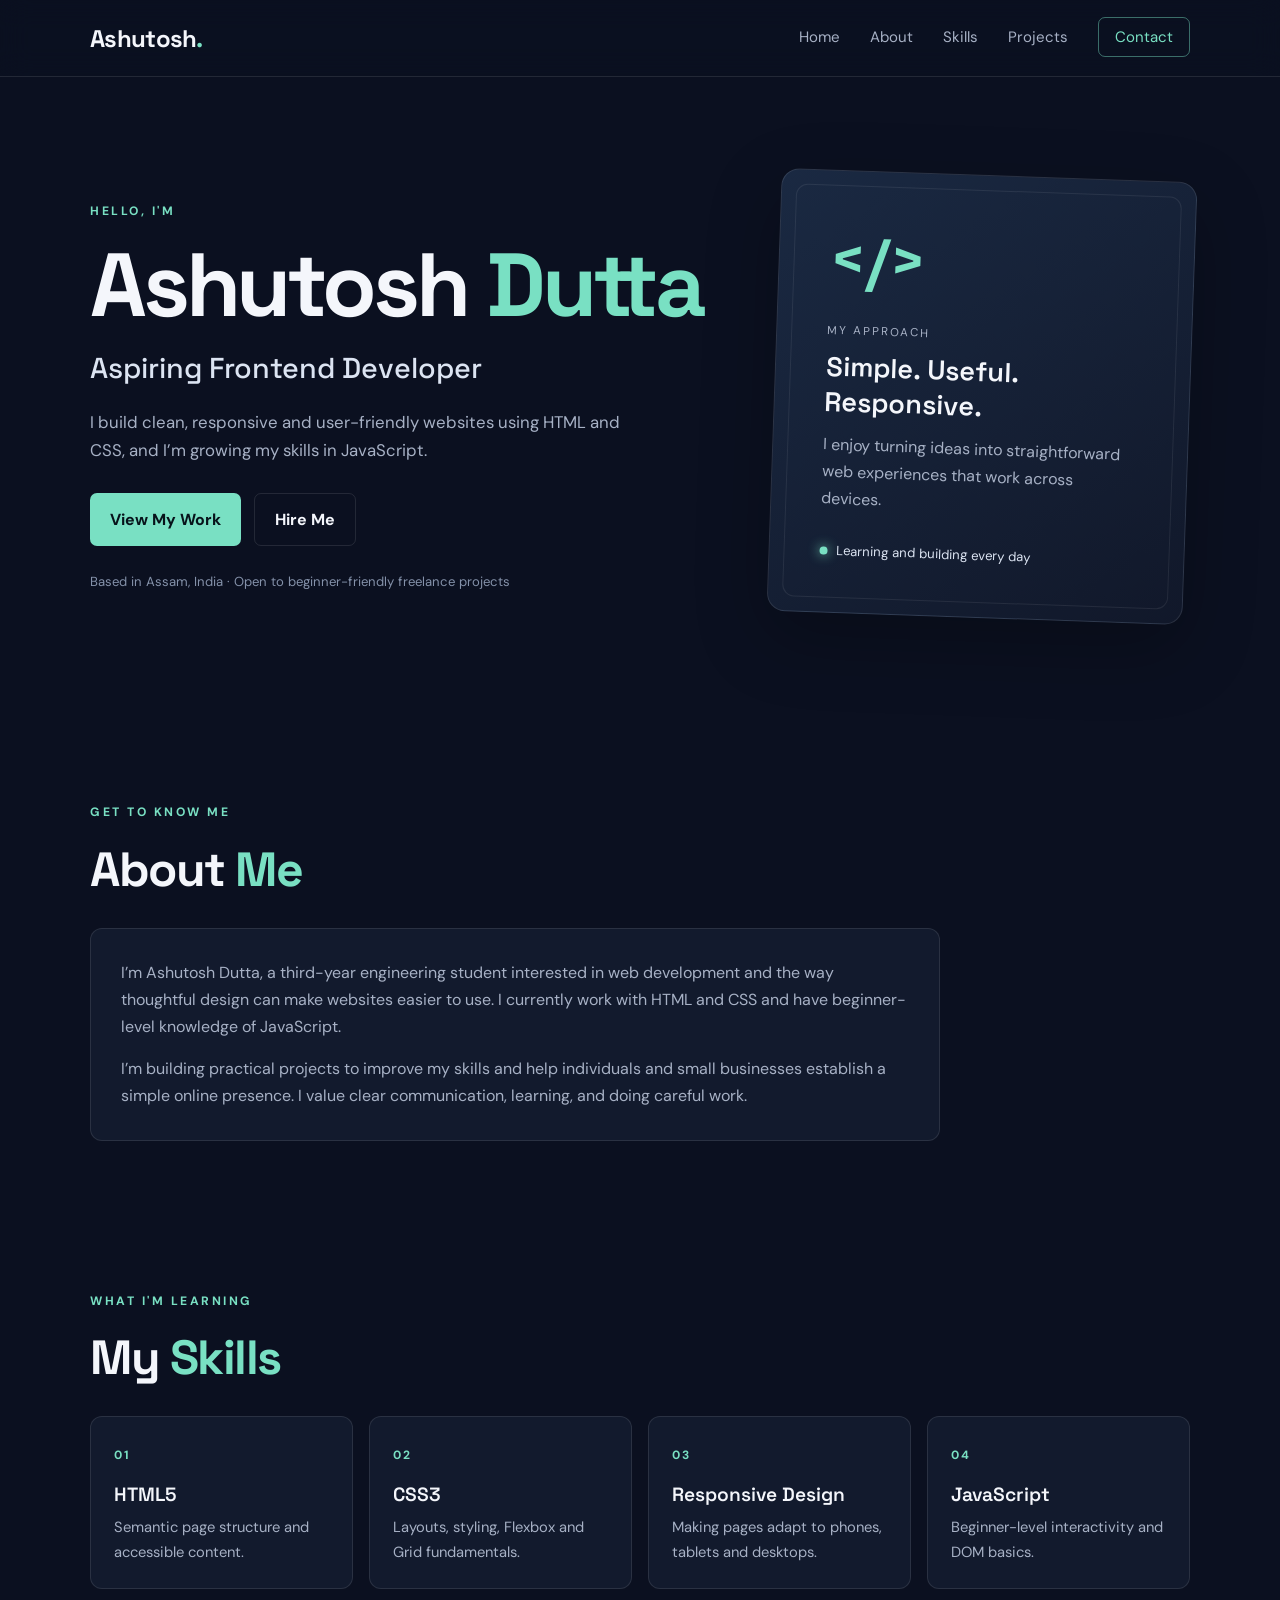
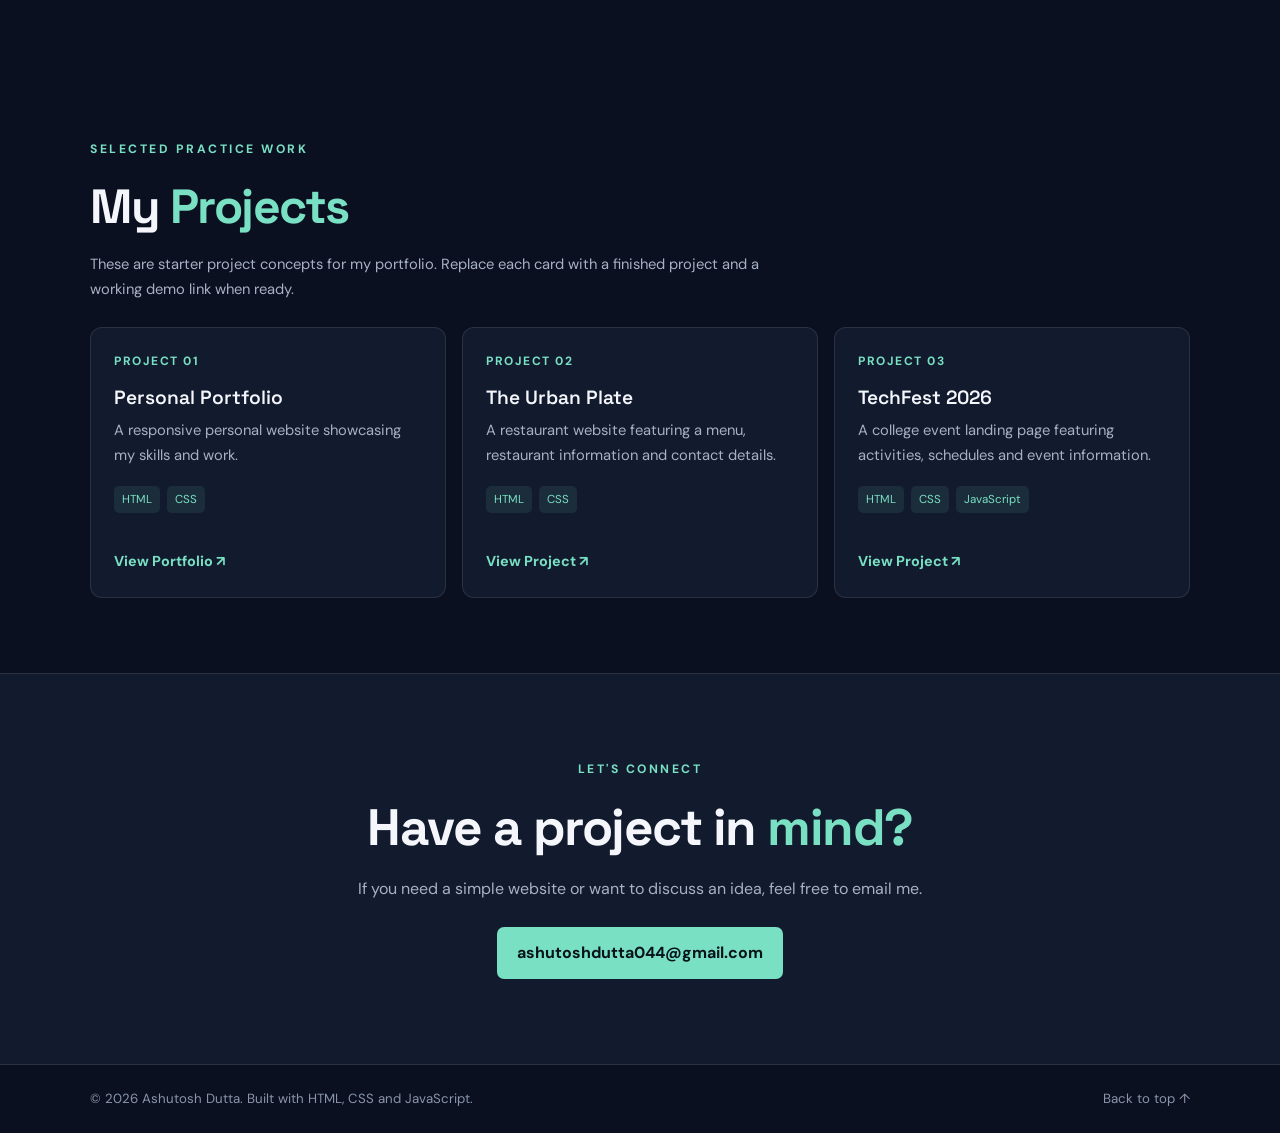
<file: ashutosh-portfolio/index.html>
<!DOCTYPE html>
<html lang="en">
<head>
  <meta charset="UTF-8">
  <meta name="viewport" content="width=device-width, initial-scale=1.0">
  <meta name="description" content="Ashutosh Dutta — aspiring frontend developer building clean, responsive websites.">
  <title>Ashutosh Dutta | Frontend Developer</title>
  <link rel="stylesheet" href="style.css">
  <script src="script.js" defer></script>
</head>
<body>
  <header class="site-header">
    <nav class="navbar container" aria-label="Main navigation">
      <a class="logo" href="#home">Ashutosh<span>.</span></a>
      <button class="menu-toggle" id="menu-toggle" aria-label="Open navigation" aria-expanded="false">☰</button>
      <ul class="nav-links" id="nav-links">
        <li><a href="#home">Home</a></li>
        <li><a href="#about">About</a></li>
        <li><a href="#skills">Skills</a></li>
        <li><a href="#projects">Projects</a></li>
        <li><a class="nav-contact" href="#contact">Contact</a></li>
      </ul>
    </nav>
  </header>

  <main>
    <section class="hero container" id="home">
      <div class="hero-content">
        <p class="eyebrow">HELLO, I'M</p>
        <h1>Ashutosh <span>Dutta</span></h1>
        <h2>Aspiring Frontend Developer</h2>
        <p class="hero-description">
          I build clean, responsive and user-friendly websites using HTML and CSS,
          and I’m growing my skills in JavaScript.
        </p>
        <div class="hero-actions">
          <a class="button primary-button" href="#projects">View My Work</a>
          <a class="button secondary-button" href="mailto:ashutoshdutta044@gmail.com">Hire Me</a>
        </div>
        <p class="hero-location">Based in Assam, India · Open to beginner-friendly freelance projects</p>
      </div>
      <div class="hero-card" aria-label="Developer introduction">
        <div class="hero-card-inner">
          <span class="code-mark">&lt;/&gt;</span>
          <p class="card-kicker">MY APPROACH</p>
          <h3>Simple. Useful. Responsive.</h3>
          <p>I enjoy turning ideas into straightforward web experiences that work across devices.</p>
          <div class="availability"><span></span> Learning and building every day</div>
        </div>
      </div>
    </section>

    <section class="section container" id="about">
      <p class="eyebrow">GET TO KNOW ME</p>
      <h2 class="section-title">About <span>Me</span></h2>
      <div class="about-panel">
        <p>
          I’m Ashutosh Dutta, a third-year engineering student interested in
          web development and the way thoughtful design can make websites easier
          to use. I currently work with HTML and CSS and have beginner-level
          knowledge of JavaScript.
        </p>
        <p>
          I’m building practical projects to improve my skills and help
          individuals and small businesses establish a simple online presence.
          I value clear communication, learning, and doing careful work.
        </p>
      </div>
    </section>

    <section class="section container" id="skills">
      <p class="eyebrow">WHAT I'M LEARNING</p>
      <h2 class="section-title">My <span>Skills</span></h2>
      <div class="skills-grid">
        <article class="skill-card"><span>01</span><h3>HTML5</h3><p>Semantic page structure and accessible content.</p></article>
        <article class="skill-card"><span>02</span><h3>CSS3</h3><p>Layouts, styling, Flexbox and Grid fundamentals.</p></article>
        <article class="skill-card"><span>03</span><h3>Responsive Design</h3><p>Making pages adapt to phones, tablets and desktops.</p></article>
        <article class="skill-card"><span>04</span><h3>JavaScript</h3><p>Beginner-level interactivity and DOM basics.</p></article>
      </div>
    </section>

    <section class="section container" id="projects">
      <p class="eyebrow">SELECTED PRACTICE WORK</p>
      <h2 class="section-title">My <span>Projects</span></h2>
      <p class="section-intro">These are starter project concepts for my portfolio. Replace each card with a finished project and a working demo link when ready.</p>
      
<div class="projects-grid">

  <article class="project-card">
    <div class="project-number">PROJECT 01</div>
    <h3>Personal Portfolio</h3>
    <p>A responsive personal website showcasing my skills and work.</p>
    <div class="project-tags">
      <span>HTML</span><span>CSS</span>
    </div>
    <a href="#home" class="project-link">View Portfolio ↗</a>
  </article>

  <article class="project-card">
    <div class="project-number">PROJECT 02</div>
    <h3>The Urban Plate</h3>
    <p>A restaurant website featuring a menu, restaurant information and contact details.</p>
    <div class="project-tags">
      <span>HTML</span><span>CSS</span>
    </div>
   <a href="ashutosh-portfolio/restaurant-website/index.html"
   class="project-link" target="_blank">View Project ↗</a>

  </article>

  <article class="project-card">
    <div class="project-number">PROJECT 03</div>
    <h3>TechFest 2026</h3>
    <p>A college event landing page featuring activities, schedules and event information.</p>
    <div class="project-tags">
      <span>HTML</span><span>CSS</span><span>JavaScript</span>
    </div>
   <a href="ashutosh-portfolio/event-landing-page/index.html"
   class="project-link" target="_blank">View Project ↗</a>
  </article>

</div>

    </section>

    <section class="contact-section" id="contact">
      <div class="container contact-content">
        <p class="eyebrow">LET'S CONNECT</p>
        <h2>Have a project in <span>mind?</span></h2>
        <p>If you need a simple website or want to discuss an idea, feel free to email me.</p>
        <a class="button primary-button" href="mailto:ashutoshdutta044@gmail.com">ashutoshdutta044@gmail.com</a>
      </div>
    </section>
  </main>

  <footer class="footer">
    <div class="container footer-content">
      <p>© <span id="year"></span> Ashutosh Dutta. Built with HTML, CSS and JavaScript.</p>
      <a href="#home">Back to top ↑</a>
    </div>
  </footer>
</body>
</html>
</file>
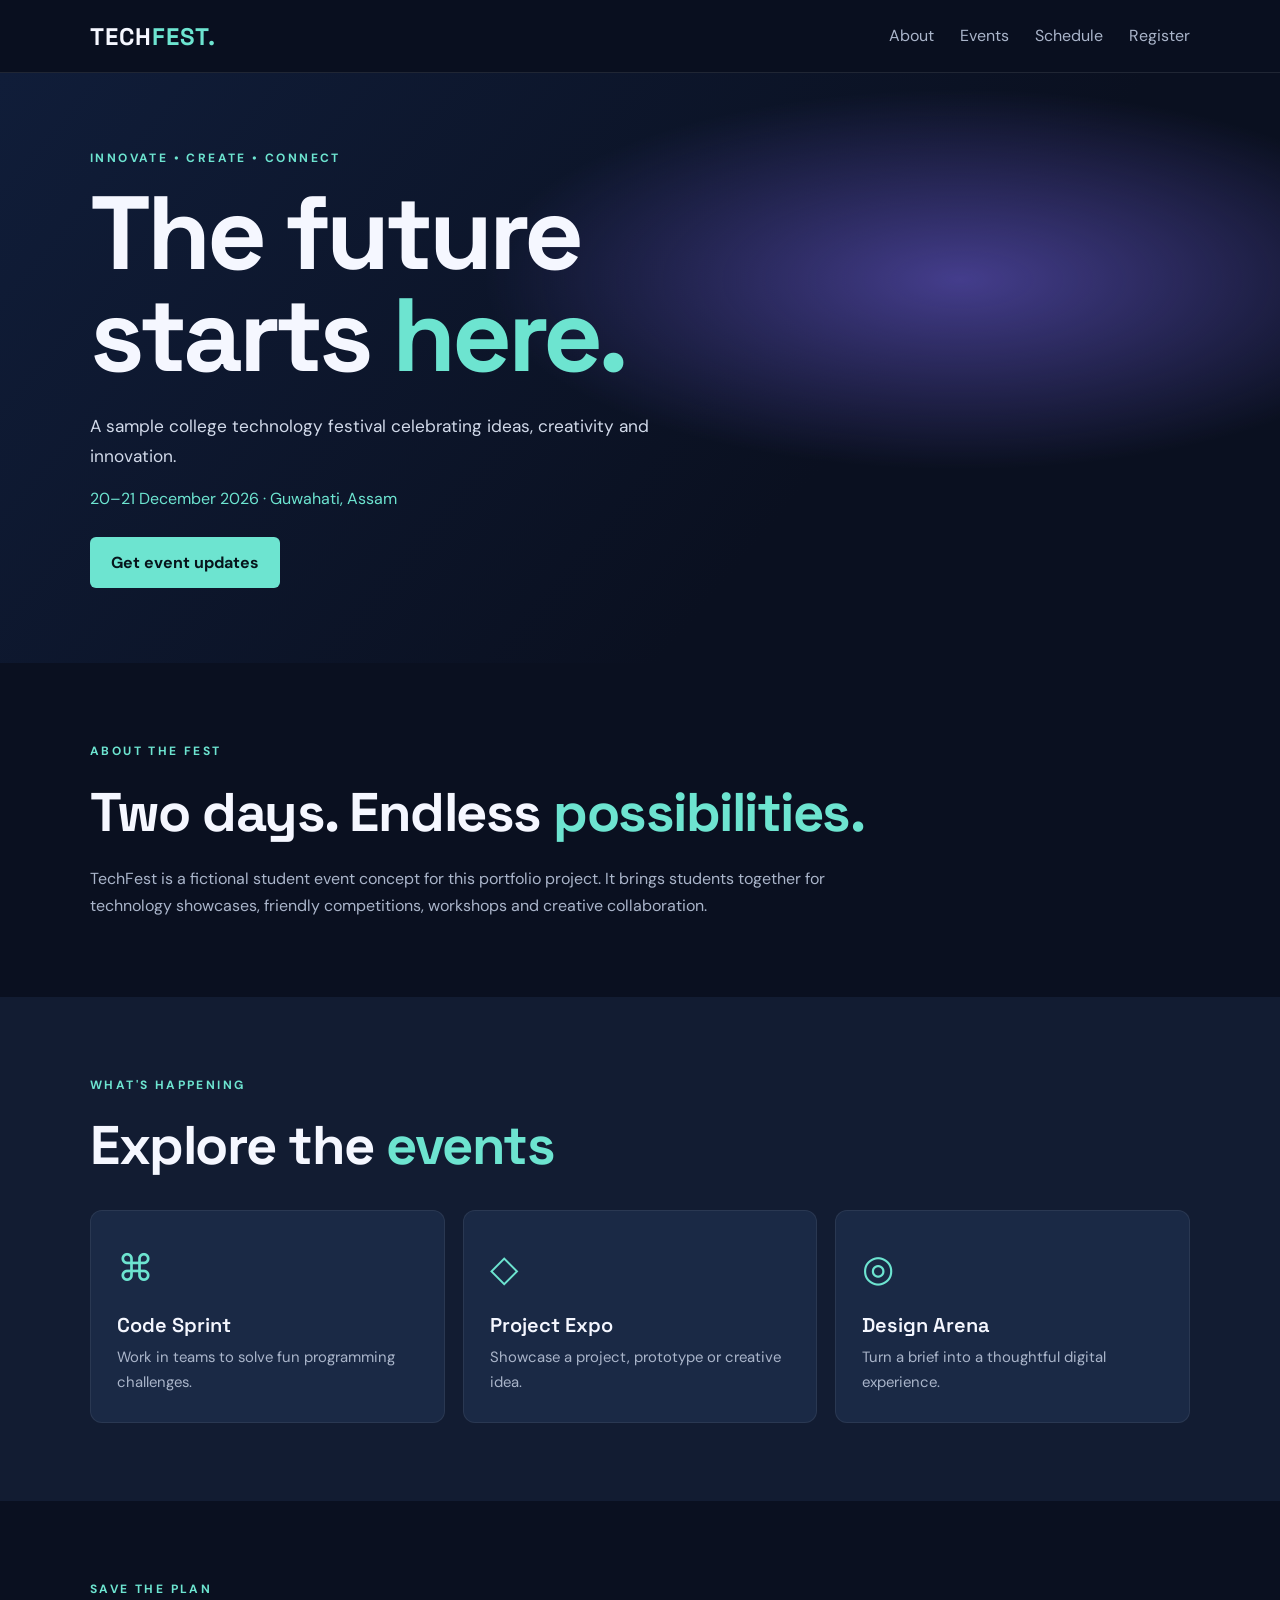
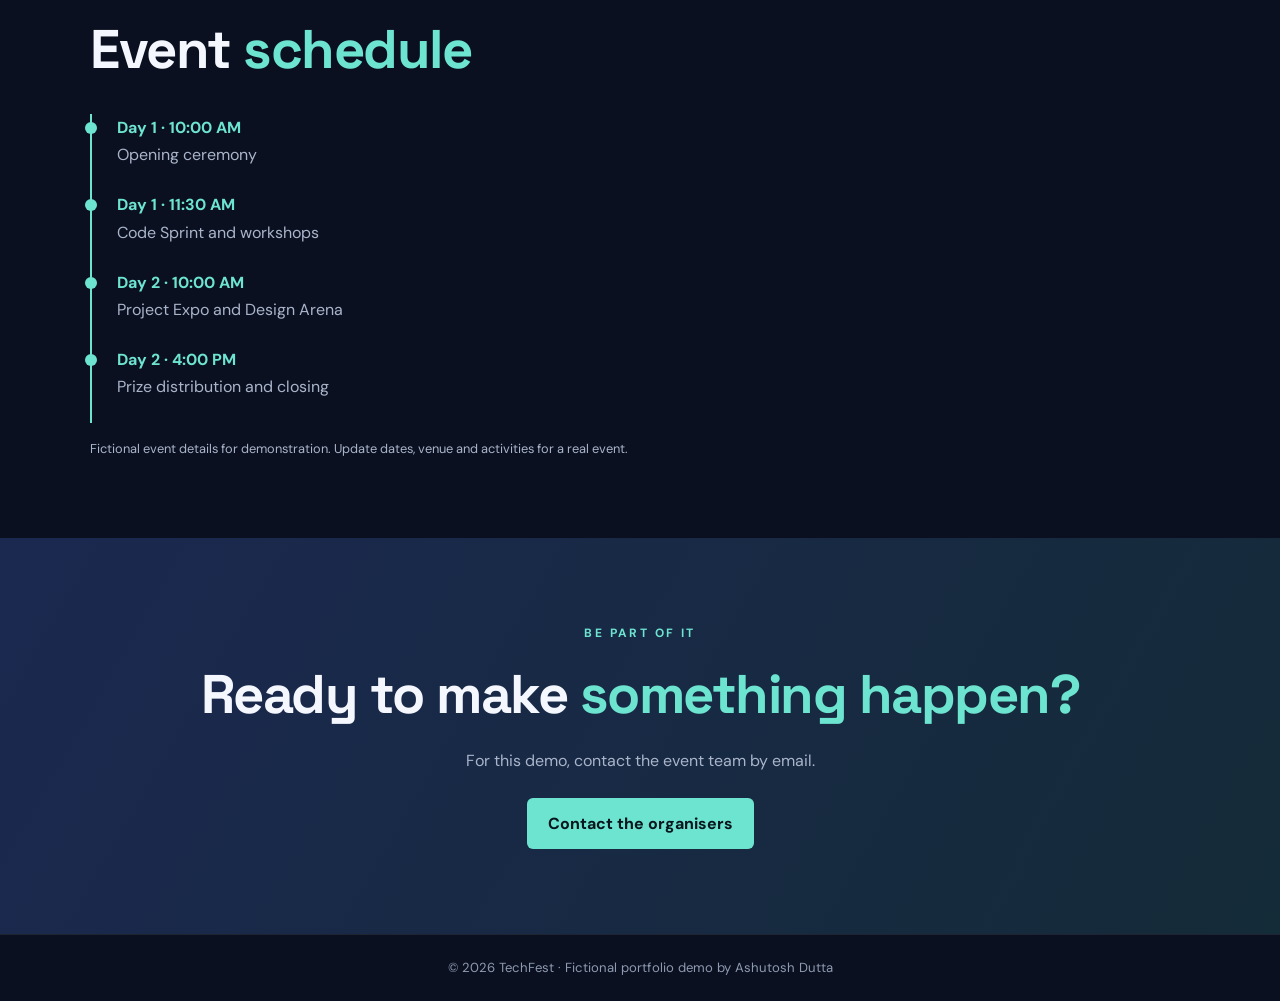
<file: ashutosh-portfolio/event-landing-page/index.html>
<!DOCTYPE html>
<html lang="en">
<head>
  <meta charset="UTF-8">
  <meta name="viewport" content="width=device-width, initial-scale=1.0">
  <title>TechFest 2026 | College Technology Fest</title>
  <link rel="stylesheet" href="style.css">
  <script src="script.js" defer></script>
</head>
<body>
  <header class="header">
    <nav class="nav wrap">
      <a class="brand" href="#home">TECH<span>FEST.</span></a>
      <button id="menu-toggle" aria-label="Toggle navigation" aria-expanded="false">☰</button>
      <ul id="nav-links"><li><a href="#about">About</a></li><li><a href="#events">Events</a></li><li><a href="#schedule">Schedule</a></li><li><a href="#register">Register</a></li></ul>
    </nav>
  </header>
  <main>
    <section class="hero" id="home">
      <div class="wrap hero-inner">
        <p class="eyebrow">INNOVATE • CREATE • CONNECT</p>
        <h1>The future<br>starts <span>here.</span></h1>
        <p class="lead">A sample college technology festival celebrating ideas, creativity and innovation.</p>
        <p class="date">20–21 December 2026 · Guwahati, Assam</p>
        <a class="btn" href="#register">Get event updates</a>
      </div>
    </section>
    <section class="section wrap" id="about">
      <p class="eyebrow">ABOUT THE FEST</p><h2>Two days. Endless <span>possibilities.</span></h2>
      <p class="intro">TechFest is a fictional student event concept for this portfolio project. It brings students together for technology showcases, friendly competitions, workshops and creative collaboration.</p>
    </section>
    <section class="section events" id="events">
      <div class="wrap"><p class="eyebrow">WHAT'S HAPPENING</p><h2>Explore the <span>events</span></h2>
        <div class="event-grid">
          <article><div class="symbol">⌘</div><h3>Code Sprint</h3><p>Work in teams to solve fun programming challenges.</p></article>
          <article><div class="symbol">◇</div><h3>Project Expo</h3><p>Showcase a project, prototype or creative idea.</p></article>
          <article><div class="symbol">◎</div><h3>Design Arena</h3><p>Turn a brief into a thoughtful digital experience.</p></article>
        </div>
      </div>
    </section>
    <section class="section wrap" id="schedule">
      <p class="eyebrow">SAVE THE PLAN</p><h2>Event <span>schedule</span></h2>
      <div class="schedule">
        <div><strong>Day 1 · 10:00 AM</strong><span>Opening ceremony</span></div>
        <div><strong>Day 1 · 11:30 AM</strong><span>Code Sprint and workshops</span></div>
        <div><strong>Day 2 · 10:00 AM</strong><span>Project Expo and Design Arena</span></div>
        <div><strong>Day 2 · 4:00 PM</strong><span>Prize distribution and closing</span></div>
      </div>
      <p class="note">Fictional event details for demonstration. Update dates, venue and activities for a real event.</p>
    </section>
    <section class="register" id="register"><div class="wrap"><p class="eyebrow">BE PART OF IT</p><h2>Ready to make <span>something happen?</span></h2><p>For this demo, contact the event team by email.</p><a class="btn" href="mailto:events@example.com?subject=TechFest%20Enquiry">Contact the organisers</a></div></section>
  </main>
  <footer><p>© 2026 TechFest · Fictional portfolio demo by Ashutosh Dutta</p></footer>
</body>
</html>
</file>
<file: ashutosh-portfolio/style.css>
@import url('https://fonts.googleapis.com/css2?family=DM+Sans:wght@400;500;600;700&family=Space+Grotesk:wght@400;500;600;700&display=swap');

:root {
  --bg: #0b1020;
  --panel: #121a2d;
  --panel-light: #18233a;
  --text: #f4f6fb;
  --muted: #a7b1c5;
  --accent: #79e0c3;
  --border: rgba(255,255,255,.10);
}

* { box-sizing: border-box; margin: 0; padding: 0; }
html { scroll-behavior: smooth; }
body {
  background: var(--bg);
  color: var(--text);
  font-family: 'DM Sans', sans-serif;
  line-height: 1.7;
}
a { color: inherit; text-decoration: none; }
.container { width: min(1100px, 90%); margin: 0 auto; }
.site-header {
  position: sticky; top: 0; z-index: 10;
  background: rgba(11,16,32,.88);
  backdrop-filter: blur(14px);
  border-bottom: 1px solid var(--border);
}
.navbar { min-height: 76px; display: flex; align-items: center; justify-content: space-between; }
.logo { font: 700 1.5rem 'Space Grotesk', sans-serif; letter-spacing: -.7px; }
.logo span, .hero h1 span, .section-title span, .contact-content h2 span { color: var(--accent); }
.nav-links { display: flex; align-items: center; gap: 30px; list-style: none; color: var(--muted); font-size: .94rem; }
.nav-links a:hover, .footer a:hover { color: var(--accent); }
.nav-links .nav-contact { color: var(--accent); border: 1px solid rgba(121,224,195,.45); padding: 9px 16px; border-radius: 7px; }
.menu-toggle { display: none; color: var(--text); background: none; border: 0; font-size: 1.6rem; cursor: pointer; }

.hero { min-height: 650px; display: grid; grid-template-columns: 1.2fr .8fr; align-items: center; gap: 60px; padding-top: 70px; padding-bottom: 80px; }
.eyebrow { color: var(--accent); font-size: .76rem; font-weight: 700; letter-spacing: 2.5px; margin-bottom: 16px; }
.hero h1 { font: 700 clamp(3.2rem, 7vw, 5.7rem)/1.05 'Space Grotesk', sans-serif; letter-spacing: -4px; }
.hero h2 { color: #dce4f2; font: 500 clamp(1.25rem, 2.5vw, 1.8rem) 'Space Grotesk', sans-serif; margin-top: 18px; }
.hero-description { color: var(--muted); max-width: 540px; margin: 22px 0 28px; font-size: 1.05rem; }
.hero-actions { display: flex; flex-wrap: wrap; gap: 13px; }
.button { display: inline-flex; justify-content: center; align-items: center; padding: 12px 20px; border-radius: 7px; font-weight: 700; transition: transform .2s, background .2s; }
.button:hover { transform: translateY(-2px); }
.primary-button { background: var(--accent); color: #07131a; }
.secondary-button { border: 1px solid var(--border); color: var(--text); }
.hero-location { color: #8491a9; font-size: .82rem; margin-top: 25px; }
.hero-card { background: linear-gradient(145deg, #1a2942, #11182a); border: 1px solid var(--border); border-radius: 18px; padding: 14px; transform: rotate(2deg); box-shadow: 0 25px 70px rgba(0,0,0,.25); }
.hero-card-inner { min-height: 330px; padding: 35px; border: 1px solid rgba(255,255,255,.08); border-radius: 12px; display: flex; flex-direction: column; justify-content: center; }
.code-mark { color: var(--accent); font: 700 3.7rem 'Space Grotesk', sans-serif; margin-bottom: 25px; }
.card-kicker { color: var(--muted); font-size: .72rem; letter-spacing: 2px; }
.hero-card h3 { font: 600 1.7rem 'Space Grotesk', sans-serif; margin: 8px 0 12px; }
.hero-card p:not(.card-kicker) { color: var(--muted); }
.availability { display: flex; align-items: center; gap: 9px; margin-top: 28px; font-size: .82rem; color: #dce4f2; }
.availability span { width: 8px; height: 8px; border-radius: 50%; background: var(--accent); box-shadow: 0 0 12px var(--accent); }

.section { padding-top: 75px; padding-bottom: 75px; }
.section-title { font: 700 clamp(2rem, 4vw, 3rem) 'Space Grotesk', sans-serif; letter-spacing: -1.5px; margin-bottom: 28px; }
.about-panel { background: var(--panel); border: 1px solid var(--border); border-radius: 12px; padding: 30px; color: var(--muted); max-width: 850px; }
.about-panel p + p { margin-top: 15px; }
.skills-grid, .projects-grid { display: grid; grid-template-columns: repeat(4, 1fr); gap: 16px; }
.skill-card, .project-card { background: var(--panel); border: 1px solid var(--border); border-radius: 12px; padding: 23px; }
.skill-card > span, .project-number { color: var(--accent); font-size: .75rem; font-weight: 700; letter-spacing: 1.5px; }
.skill-card h3, .project-card h3 { font: 600 1.2rem 'Space Grotesk', sans-serif; margin: 15px 0 8px; }
.skill-card p, .project-card p, .section-intro { color: var(--muted); font-size: .92rem; }
.section-intro { max-width: 680px; margin: -13px 0 25px; }
.projects-grid { grid-template-columns: repeat(3, 1fr); }
.project-card { display: flex; flex-direction: column; align-items: flex-start; }
.project-card h3 { margin-top: 13px; }
.project-tags { display: flex; flex-wrap: wrap; gap: 7px; margin: 18px 0; }
.project-tags span { color: var(--accent); background: rgba(121,224,195,.09); border-radius: 5px; padding: 4px 8px; font-size: .72rem; }
.project-status { color: #8f9bb1; font-size: .78rem; margin-top: auto; padding-top: 7px; }
.contact-section { background: var(--panel); border-top: 1px solid var(--border); border-bottom: 1px solid var(--border); text-align: center; padding: 85px 0; }
.contact-content h2 { font: 700 clamp(2rem, 4vw, 3.2rem) 'Space Grotesk', sans-serif; letter-spacing: -1.5px; }
.contact-content > p:not(.eyebrow) { color: var(--muted); margin: 15px auto 25px; }
.footer { padding: 23px 0; color: #8995aa; font-size: .83rem; }
.footer-content { display: flex; justify-content: space-between; gap: 15px; }

@media (max-width: 850px) {
  .hero { grid-template-columns: 1fr; gap: 35px; min-height: auto; padding-top: 85px; }
  .hero-card { max-width: 500px; transform: none; }
  .skills-grid { grid-template-columns: repeat(2, 1fr); }
}
@media (max-width: 600px) {
  .navbar { min-height: 68px; }
  .menu-toggle { display: block; }
  .nav-links { display: none; position: absolute; top: 68px; left: 0; right: 0; padding: 20px 5%; background: #10182a; border-bottom: 1px solid var(--border); flex-direction: column; align-items: flex-start; gap: 18px; }
  .nav-links.active { display: flex; }
  .hero { padding-top: 65px; }
  .hero h1 { letter-spacing: -2px; }
  .hero-card-inner { min-height: 280px; padding: 25px; }
  .section { padding-top: 55px; padding-bottom: 55px; }
  .skills-grid, .projects-grid { grid-template-columns: 1fr; }
  .footer-content { flex-direction: column; }
}

.project-link {
  display: inline-block;
  margin-top: 18px;
  color: #79e0c3;
  font-weight: 700;
  font-size: 0.9rem;
}

.project-link:hover {
  text-decoration: underline;
}
</file>
<file: ashutosh-portfolio/event-landing-page/style.css>
@import url('https://fonts.googleapis.com/css2?family=DM+Sans:wght@400;500;700&family=Space+Grotesk:wght@500;600;700&display=swap');
:root{--bg:#0a1020;--panel:#121c32;--text:#f5f7ff;--muted:#aab5ca;--cyan:#6de4d0;--purple:#9a8cff}
*{box-sizing:border-box;margin:0;padding:0}html{scroll-behavior:smooth}body{font-family:'DM Sans',sans-serif;background:var(--bg);color:var(--text);line-height:1.7}a{text-decoration:none;color:inherit}.wrap{width:min(1100px,90%);margin:auto}
.header{position:sticky;top:0;background:#0a1020ed;border-bottom:1px solid #ffffff18;z-index:5}.nav{min-height:72px;display:flex;align-items:center;justify-content:space-between}.brand{font:700 1.5rem 'Space Grotesk',sans-serif;letter-spacing:1px}.brand span,h2 span,.hero h1 span{color:var(--cyan)}
#nav-links{display:flex;gap:26px;list-style:none;color:var(--muted)}#nav-links a:hover{color:var(--cyan)}#menu-toggle{display:none;background:none;color:white;border:0;font-size:1.5rem}
.hero{background:radial-gradient(ellipse at 75% 35%,#443d8c 0%,transparent 35%),linear-gradient(130deg,#101d39,#0a1020 65%);min-height:570px;display:flex;align-items:center}.hero-inner{padding-top:75px;padding-bottom:75px}.eyebrow{font-size:.75rem;letter-spacing:2.4px;color:var(--cyan);font-weight:700;margin-bottom:15px}
.hero h1{font:700 clamp(3.5rem,9vw,6.5rem)/.98 'Space Grotesk',sans-serif;letter-spacing:-4px}.lead{max-width:580px;color:#d1d9e9;font-size:1.08rem;margin:25px 0 14px}.date{color:var(--cyan);margin-bottom:25px}.btn{display:inline-block;background:var(--cyan);color:#07151c;padding:12px 21px;border-radius:6px;font-weight:700}.btn:hover{background:#a1f4e7}
.section{padding-top:78px;padding-bottom:78px}.section h2,.register h2{font:700 clamp(2.1rem,5vw,3.4rem) 'Space Grotesk',sans-serif;letter-spacing:-1.5px;margin-bottom:18px}.intro{max-width:760px;color:var(--muted)}
.events{background:var(--panel)}.event-grid{display:grid;grid-template-columns:repeat(3,1fr);gap:18px;margin-top:30px}.event-grid article{padding:26px;background:#1a2945;border:1px solid #ffffff12;border-radius:12px}.symbol{font-size:2.3rem;color:var(--cyan)}.event-grid h3{font:600 1.25rem 'Space Grotesk',sans-serif;margin:12px 0 7px}.event-grid p{color:var(--muted);font-size:.93rem}
.schedule{max-width:780px;border-left:2px solid var(--cyan);margin:30px 0 15px;padding-left:25px}.schedule div{display:flex;flex-direction:column;padding:0 0 23px;position:relative}.schedule div:before{content:'';position:absolute;left:-32px;top:8px;width:12px;height:12px;border-radius:50%;background:var(--cyan)}.schedule strong{color:var(--cyan)}.schedule span,.note{color:var(--muted)}.note{font-size:.8rem}
.register{padding:85px 0;text-align:center;background:linear-gradient(120deg,#1b2850,#142b38)}.register p:not(.eyebrow){color:var(--muted);margin:12px 0 24px}footer{text-align:center;padding:22px;color:#8e9ab0;font-size:.82rem;border-top:1px solid #ffffff15}
@media(max-width:700px){#menu-toggle{display:block}#nav-links{display:none;position:absolute;top:72px;left:0;right:0;background:#101a30;padding:20px 5%;flex-direction:column;gap:15px}#nav-links.active{display:flex}.event-grid{grid-template-columns:1fr}.hero{min-height:500px}.hero h1{letter-spacing:-2px}}
</file>
